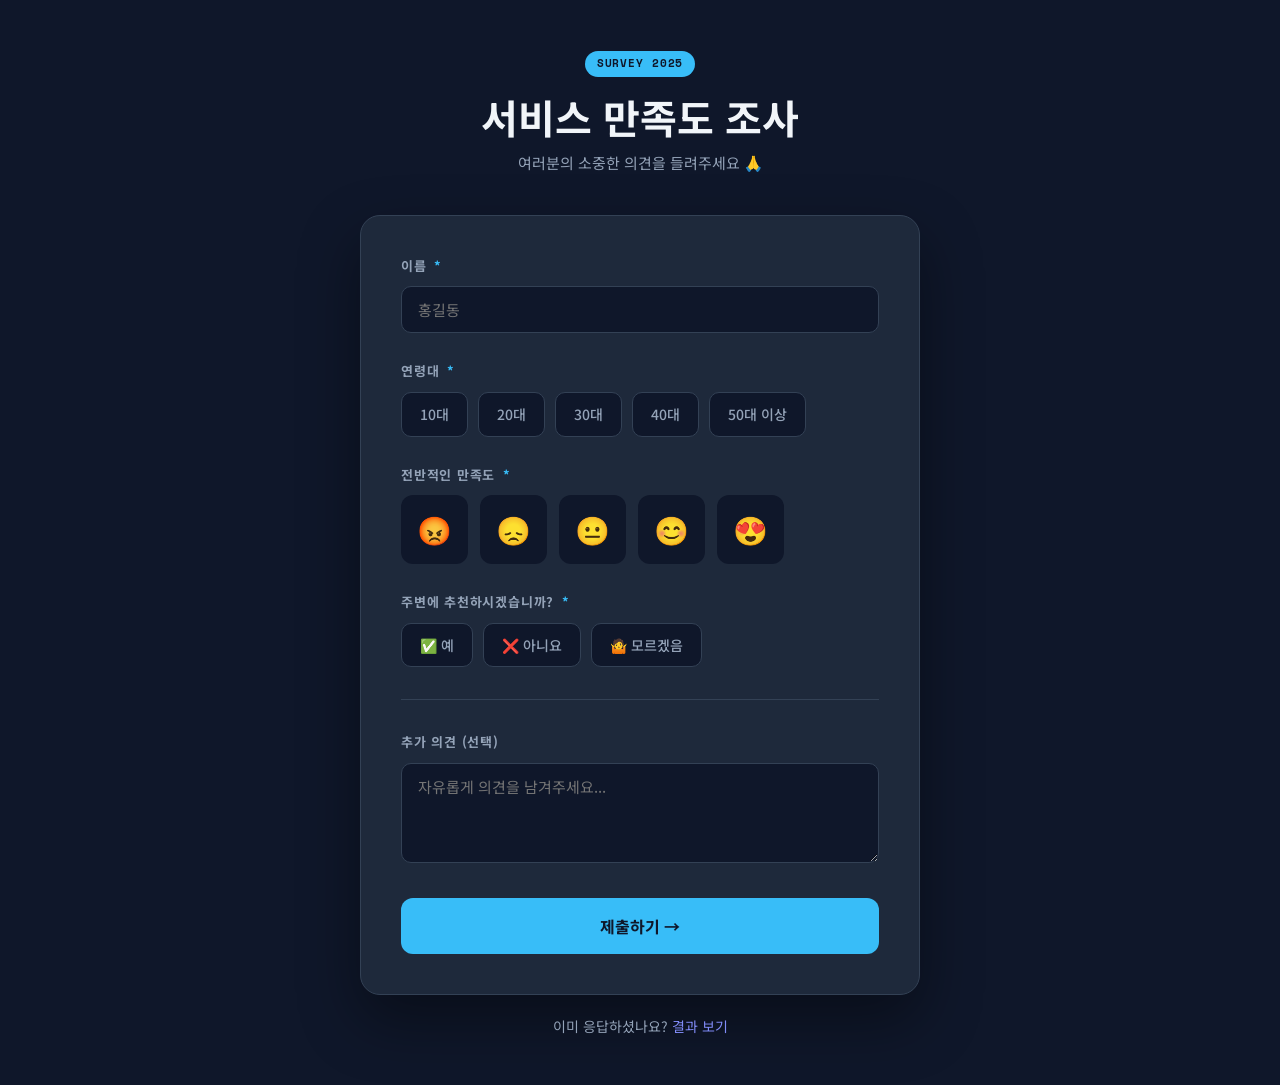
<file: templates/index.html>
<!DOCTYPE html>
<html lang="ko">
<head>
  <meta charset="UTF-8" />
  <meta name="viewport" content="width=device-width, initial-scale=1.0" />
  <title>설문조사</title>
  <link rel="preconnect" href="https://fonts.googleapis.com" />
  <link rel="stylesheet" href="/static/style.css" />
  <link href="https://fonts.googleapis.com/css2?family=Noto+Sans+KR:wght@400;500;700&family=Space+Mono:wght@700&display=swap" rel="stylesheet" />
  <style>
    *, *::before, *::after { box-sizing: border-box; margin: 0; padding: 0; }

    :root {
      --bg:      #0f172a;
      --surface: #1e293b;
      --border:  #334155;
      --accent:  #38bdf8;
      --accent2: #818cf8;
      --text:    #f1f5f9;
      --muted:   #94a3b8;
    }

    body {
      font-family: 'Noto Sans KR', sans-serif;
      background: var(--bg);
      color: var(--text);
      min-height: 100vh;
      display: flex;
      flex-direction: column;
      align-items: center;
      padding: 48px 16px;
    }

    header {
      text-align: center;
      margin-bottom: 40px;
    }
    header .badge {
      display: inline-block;
      background: var(--accent);
      color: var(--bg);
      font-family: 'Space Mono', monospace;
      font-size: 11px;
      padding: 4px 12px;
      border-radius: 999px;
      letter-spacing: .08em;
      margin-bottom: 16px;
    }
    header h1 {
      font-size: clamp(24px, 5vw, 40px);
      font-weight: 700;
      line-height: 1.2;
    }
    header p {
      color: var(--muted);
      margin-top: 10px;
      font-size: 15px;
    }

    .card {
      background: var(--surface);
      border: 1px solid var(--border);
      border-radius: 20px;
      padding: 40px;
      width: 100%;
      max-width: 560px;
      box-shadow: 0 25px 60px rgba(0,0,0,.4);
    }

    .field { margin-bottom: 28px; }
    label {
      display: block;
      font-size: 13px;
      font-weight: 700;
      letter-spacing: .06em;
      color: var(--muted);
      text-transform: uppercase;
      margin-bottom: 10px;
    }
    label span.req { color: var(--accent); margin-left: 3px; }

    input[type="text"], textarea, select {
      width: 100%;
      background: var(--bg);
      border: 1px solid var(--border);
      border-radius: 10px;
      color: var(--text);
      font-family: inherit;
      font-size: 15px;
      padding: 12px 16px;
      outline: none;
      transition: border-color .2s;
    }
    input[type="text"]:focus,
    textarea:focus,
    select:focus {
      border-color: var(--accent);
    }
    textarea { resize: vertical; min-height: 100px; }
    select option { background: var(--surface); }

    /* 라디오 그룹 */
    .radio-group {
      display: flex;
      flex-wrap: wrap;
      gap: 10px;
    }
    .radio-group input[type="radio"] { display: none; }
    .radio-group label {
      cursor: pointer;
      background: var(--bg);
      border: 1px solid var(--border);
      border-radius: 10px;
      padding: 10px 18px;
      font-size: 14px;
      font-weight: 500;
      letter-spacing: 0;
      text-transform: none;
      color: var(--muted);
      transition: all .2s;
      margin: 0;
    }
    .radio-group input[type="radio"]:checked + label {
      border-color: var(--accent);
      color: var(--accent);
      background: rgba(56,189,248,.08);
    }

    /* 만족도 이모지 */
    .emoji-group {
      display: flex;
      gap: 12px;
    }
    .emoji-group input[type="radio"] { display: none; }
    .emoji-group label {
      cursor: pointer;
      font-size: 28px;
      padding: 10px 14px;
      border: 2px solid transparent;
      border-radius: 12px;
      background: var(--bg);
      transition: all .2s;
      margin: 0;
      text-transform: none;
      letter-spacing: 0;
    }
    .emoji-group input[type="radio"]:checked + label {
      border-color: var(--accent);
      transform: scale(1.15);
      background: rgba(56,189,248,.1);
    }

    .divider {
      border: none;
      border-top: 1px solid var(--border);
      margin: 32px 0;
    }

    button[type="submit"] {
      width: 100%;
      padding: 16px;
      background: var(--accent);
      color: var(--bg);
      border: none;
      border-radius: 12px;
      font-family: inherit;
      font-size: 16px;
      font-weight: 700;
      cursor: pointer;
      transition: opacity .2s, transform .1s;
    }
    button[type="submit"]:hover  { opacity: .88; }
    button[type="submit"]:active { transform: scale(.98); }

    .result-link {
      text-align: center;
      margin-top: 20px;
      font-size: 14px;
      color: var(--muted);
    }
    .result-link a { color: var(--accent2); text-decoration: none; }
    .result-link a:hover { text-decoration: underline; }
  </style>
</head>
<body>

  <header>
    <div class="badge">SURVEY 2025</div>
    <h1>서비스 만족도 조사</h1>
    <p>여러분의 소중한 의견을 들려주세요 🙏</p>
  </header>

  <div class="card">
    <form action="/submit" method="POST">

      <!-- 이름 -->
      <div class="field">
        <label>이름 <span class="req">*</span></label>
        <input type="text" name="name" placeholder="홍길동" required />
      </div>

      <!-- 연령대 -->
      <div class="field">
        <label>연령대 <span class="req">*</span></label>
        <div class="radio-group">
          <input type="radio" name="age_group" id="a1" value="10대" required />
          <label for="a1">10대</label>
          <input type="radio" name="age_group" id="a2" value="20대" />
          <label for="a2">20대</label>
          <input type="radio" name="age_group" id="a3" value="30대" />
          <label for="a3">30대</label>
          <input type="radio" name="age_group" id="a4" value="40대" />
          <label for="a4">40대</label>
          <input type="radio" name="age_group" id="a5" value="50대 이상" />
          <label for="a5">50대 이상</label>
        </div>
      </div>

      <!-- 만족도 -->
      <div class="field">
        <label>전반적인 만족도 <span class="req">*</span></label>
        <div class="emoji-group">
          <input type="radio" name="satisfaction" id="s1" value="매우불만족" required />
          <label for="s1" title="매우 불만족">😡</label>
          <input type="radio" name="satisfaction" id="s2" value="불만족" />
          <label for="s2" title="불만족">😞</label>
          <input type="radio" name="satisfaction" id="s3" value="보통" />
          <label for="s3" title="보통">😐</label>
          <input type="radio" name="satisfaction" id="s4" value="만족" />
          <label for="s4" title="만족">😊</label>
          <input type="radio" name="satisfaction" id="s5" value="매우만족" />
          <label for="s5" title="매우 만족">😍</label>
        </div>
      </div>

      <!-- 추천 여부 -->
      <div class="field">
        <label>주변에 추천하시겠습니까? <span class="req">*</span></label>
        <div class="radio-group">
          <input type="radio" name="recommend" id="r1" value="예" required />
          <label for="r1">✅ 예</label>
          <input type="radio" name="recommend" id="r2" value="아니요" />
          <label for="r2">❌ 아니요</label>
          <input type="radio" name="recommend" id="r3" value="모르겠음" />
          <label for="r3">🤷 모르겠음</label>
        </div>
      </div>

      <hr class="divider" />

      <!-- 의견 -->
      <div class="field">
        <label>추가 의견 (선택)</label>
        <textarea name="comment" placeholder="자유롭게 의견을 남겨주세요..."></textarea>
      </div>

      <button type="submit">제출하기 →</button>
    </form>
  </div>

  <p class="result-link">
    이미 응답하셨나요? <a href="/results">결과 보기</a>
  </p>

</body>
</html>
</file>
<file: static/style.css>
/* ─────────────────────────────────────────────
   전역 리셋 & CSS 변수
───────────────────────────────────────────── */
*, *::before, *::after {
  box-sizing: border-box;
  margin: 0;
  padding: 0;
}

:root {
  --bg:       #0f172a;
  --surface:  #1e293b;
  --surface2: #263348;
  --border:   #334155;
  --accent:   #38bdf8;
  --accent2:  #818cf8;
  --green:    #34d399;
  --orange:   #fb923c;
  --red:      #f87171;
  --text:     #f1f5f9;
  --muted:    #94a3b8;

  --radius-sm: 8px;
  --radius-md: 12px;
  --radius-lg: 20px;

  --shadow: 0 25px 60px rgba(0, 0, 0, 0.4);
  --transition: 0.2s ease;
}

/* ─────────────────────────────────────────────
   기본 타이포그래피
───────────────────────────────────────────── */
html {
  font-size: 16px;
  scroll-behavior: smooth;
}

body {
  font-family: 'Noto Sans KR', sans-serif;
  background: var(--bg);
  color: var(--text);
  min-height: 100vh;
  line-height: 1.6;
  -webkit-font-smoothing: antialiased;
}

h1, h2, h3 {
  line-height: 1.2;
  font-weight: 700;
}

a {
  color: var(--accent);
  text-decoration: none;
  transition: opacity var(--transition);
}

a:hover {
  opacity: 0.8;
}

/* ─────────────────────────────────────────────
   레이아웃 유틸리티
───────────────────────────────────────────── */
.container {
  width: 100%;
  max-width: 640px;
  margin: 0 auto;
  padding: 0 16px;
}

.container--wide {
  max-width: 1100px;
  margin: 0 auto;
  padding: 0 16px;
}

.page-wrapper {
  display: flex;
  flex-direction: column;
  align-items: center;
  padding: 48px 16px 80px;
}

/* ─────────────────────────────────────────────
   카드
───────────────────────────────────────────── */
.card {
  background: var(--surface);
  border: 1px solid var(--border);
  border-radius: var(--radius-lg);
  padding: 40px;
  width: 100%;
  box-shadow: var(--shadow);
}

.card--sm {
  padding: 24px 28px;
}

/* ─────────────────────────────────────────────
   배지 (페이지 상단 태그)
───────────────────────────────────────────── */
.badge {
  display: inline-block;
  font-family: 'Space Mono', monospace;
  font-size: 11px;
  font-weight: 700;
  letter-spacing: 0.08em;
  padding: 4px 14px;
  border-radius: 999px;
  margin-bottom: 16px;
}

.badge--blue   { background: var(--accent);  color: var(--bg); }
.badge--purple { background: var(--accent2); color: #fff; }
.badge--green  { background: var(--green);   color: var(--bg); }

/* ─────────────────────────────────────────────
   페이지 헤더
───────────────────────────────────────────── */
.page-header {
  text-align: center;
  margin-bottom: 40px;
}

.page-header h1 {
  font-size: clamp(24px, 5vw, 40px);
}

.page-header p {
  color: var(--muted);
  margin-top: 10px;
  font-size: 15px;
}

/* ─────────────────────────────────────────────
   폼 요소
───────────────────────────────────────────── */
.field {
  margin-bottom: 28px;
}

.field-label {
  display: block;
  font-size: 13px;
  font-weight: 700;
  letter-spacing: 0.06em;
  text-transform: uppercase;
  color: var(--muted);
  margin-bottom: 10px;
}

.field-label .req {
  color: var(--accent);
  margin-left: 3px;
}

.input,
.textarea,
.select {
  width: 100%;
  background: var(--bg);
  border: 1px solid var(--border);
  border-radius: var(--radius-md);
  color: var(--text);
  font-family: inherit;
  font-size: 15px;
  padding: 12px 16px;
  outline: none;
  transition: border-color var(--transition);
}

.input:focus,
.textarea:focus,
.select:focus {
  border-color: var(--accent);
}

.input::placeholder,
.textarea::placeholder {
  color: var(--muted);
}

.textarea {
  resize: vertical;
  min-height: 100px;
}

.select option {
  background: var(--surface);
}

/* ─────────────────────────────────────────────
   라디오 버튼 그룹 (텍스트)
───────────────────────────────────────────── */
.radio-group {
  display: flex;
  flex-wrap: wrap;
  gap: 10px;
}

.radio-group input[type="radio"] {
  display: none;
}

.radio-group .radio-label {
  cursor: pointer;
  background: var(--bg);
  border: 1px solid var(--border);
  border-radius: var(--radius-md);
  padding: 10px 18px;
  font-size: 14px;
  font-weight: 500;
  color: var(--muted);
  transition: all var(--transition);
  user-select: none;
}

.radio-group input[type="radio"]:checked + .radio-label {
  border-color: var(--accent);
  color: var(--accent);
  background: rgba(56, 189, 248, 0.08);
}

.radio-group .radio-label:hover {
  border-color: var(--accent);
  color: var(--text);
}

/* ─────────────────────────────────────────────
   이모지 만족도 그룹
───────────────────────────────────────────── */
.emoji-group {
  display: flex;
  gap: 12px;
  flex-wrap: wrap;
}

.emoji-group input[type="radio"] {
  display: none;
}

.emoji-group .emoji-label {
  cursor: pointer;
  font-size: 28px;
  padding: 10px 14px;
  border: 2px solid transparent;
  border-radius: var(--radius-md);
  background: var(--bg);
  transition: all var(--transition);
  user-select: none;
}

.emoji-group input[type="radio"]:checked + .emoji-label {
  border-color: var(--accent);
  transform: scale(1.15);
  background: rgba(56, 189, 248, 0.1);
}

.emoji-group .emoji-label:hover {
  border-color: var(--border);
  transform: scale(1.08);
}

/* ─────────────────────────────────────────────
   구분선
───────────────────────────────────────────── */
.divider {
  border: none;
  border-top: 1px solid var(--border);
  margin: 32px 0;
}

/* ─────────────────────────────────────────────
   버튼
───────────────────────────────────────────── */
.btn {
  display: inline-block;
  font-family: inherit;
  font-size: 15px;
  font-weight: 700;
  padding: 12px 28px;
  border-radius: var(--radius-md);
  border: none;
  cursor: pointer;
  transition: opacity var(--transition), transform 0.1s;
  text-align: center;
}

.btn:active {
  transform: scale(0.97);
}

.btn--primary {
  background: var(--accent);
  color: var(--bg);
}

.btn--primary:hover {
  opacity: 0.88;
}

.btn--outline {
  background: transparent;
  border: 1px solid var(--accent);
  color: var(--accent);
}

.btn--outline:hover {
  background: var(--accent);
  color: var(--bg);
}

.btn--full {
  width: 100%;
  padding: 16px;
  font-size: 16px;
}

/* ─────────────────────────────────────────────
   통계 카드 (결과 페이지)
───────────────────────────────────────────── */
.stats {
  display: flex;
  justify-content: center;
  gap: 20px;
  flex-wrap: wrap;
  margin-bottom: 48px;
}

.stat-card {
  background: var(--surface);
  border: 1px solid var(--border);
  border-radius: var(--radius-lg);
  padding: 24px 36px;
  text-align: center;
  min-width: 140px;
}

.stat-card .stat-num {
  font-family: 'Space Mono', monospace;
  font-size: 40px;
  color: var(--accent);
  line-height: 1;
}

.stat-card .stat-label {
  font-size: 13px;
  color: var(--muted);
  margin-top: 8px;
}

/* ─────────────────────────────────────────────
   차트 그리드 (결과 페이지)
───────────────────────────────────────────── */
.chart-grid {
  display: grid;
  grid-template-columns: repeat(auto-fit, minmax(300px, 1fr));
  gap: 24px;
  width: 100%;
  max-width: 1100px;
  margin: 0 auto;
}

.chart-card {
  background: var(--surface);
  border: 1px solid var(--border);
  border-radius: var(--radius-lg);
  padding: 32px;
}

.chart-card h2 {
  font-size: 15px;
  font-weight: 700;
  color: var(--accent);
  letter-spacing: 0.04em;
  margin-bottom: 24px;
}

.chart-card canvas {
  max-height: 280px;
}

/* ─────────────────────────────────────────────
   상태 메시지
───────────────────────────────────────────── */
.state-loading,
.state-error {
  text-align: center;
  padding: 80px 20px;
  grid-column: 1 / -1;
}

.state-loading {
  color: var(--muted);
  font-size: 18px;
}

.state-error {
  color: var(--red);
}

.state-error small {
  display: block;
  margin-top: 8px;
  color: var(--muted);
  font-size: 13px;
}

/* ─────────────────────────────────────────────
   하단 링크 영역
───────────────────────────────────────────── */
.footer-link {
  text-align: center;
  margin-top: 48px;
}

.footer-link a {
  color: var(--accent);
  font-weight: 700;
  font-size: 15px;
  padding: 12px 28px;
  border: 1px solid var(--accent);
  border-radius: var(--radius-md);
  transition: background var(--transition), color var(--transition);
}

.footer-link a:hover {
  background: var(--accent);
  color: var(--bg);
  opacity: 1;
}

.sub-link {
  text-align: center;
  margin-top: 20px;
  font-size: 14px;
  color: var(--muted);
}

.sub-link a {
  color: var(--accent2);
}

/* ─────────────────────────────────────────────
   반응형
───────────────────────────────────────────── */
@media (max-width: 480px) {
  .card {
    padding: 28px 20px;
  }

  .emoji-group .emoji-label {
    font-size: 24px;
    padding: 8px 10px;
  }

  .stat-card {
    padding: 20px 24px;
  }

  .stat-card .stat-num {
    font-size: 32px;
  }

  .chart-card {
    padding: 24px 20px;
  }
}
</file>
